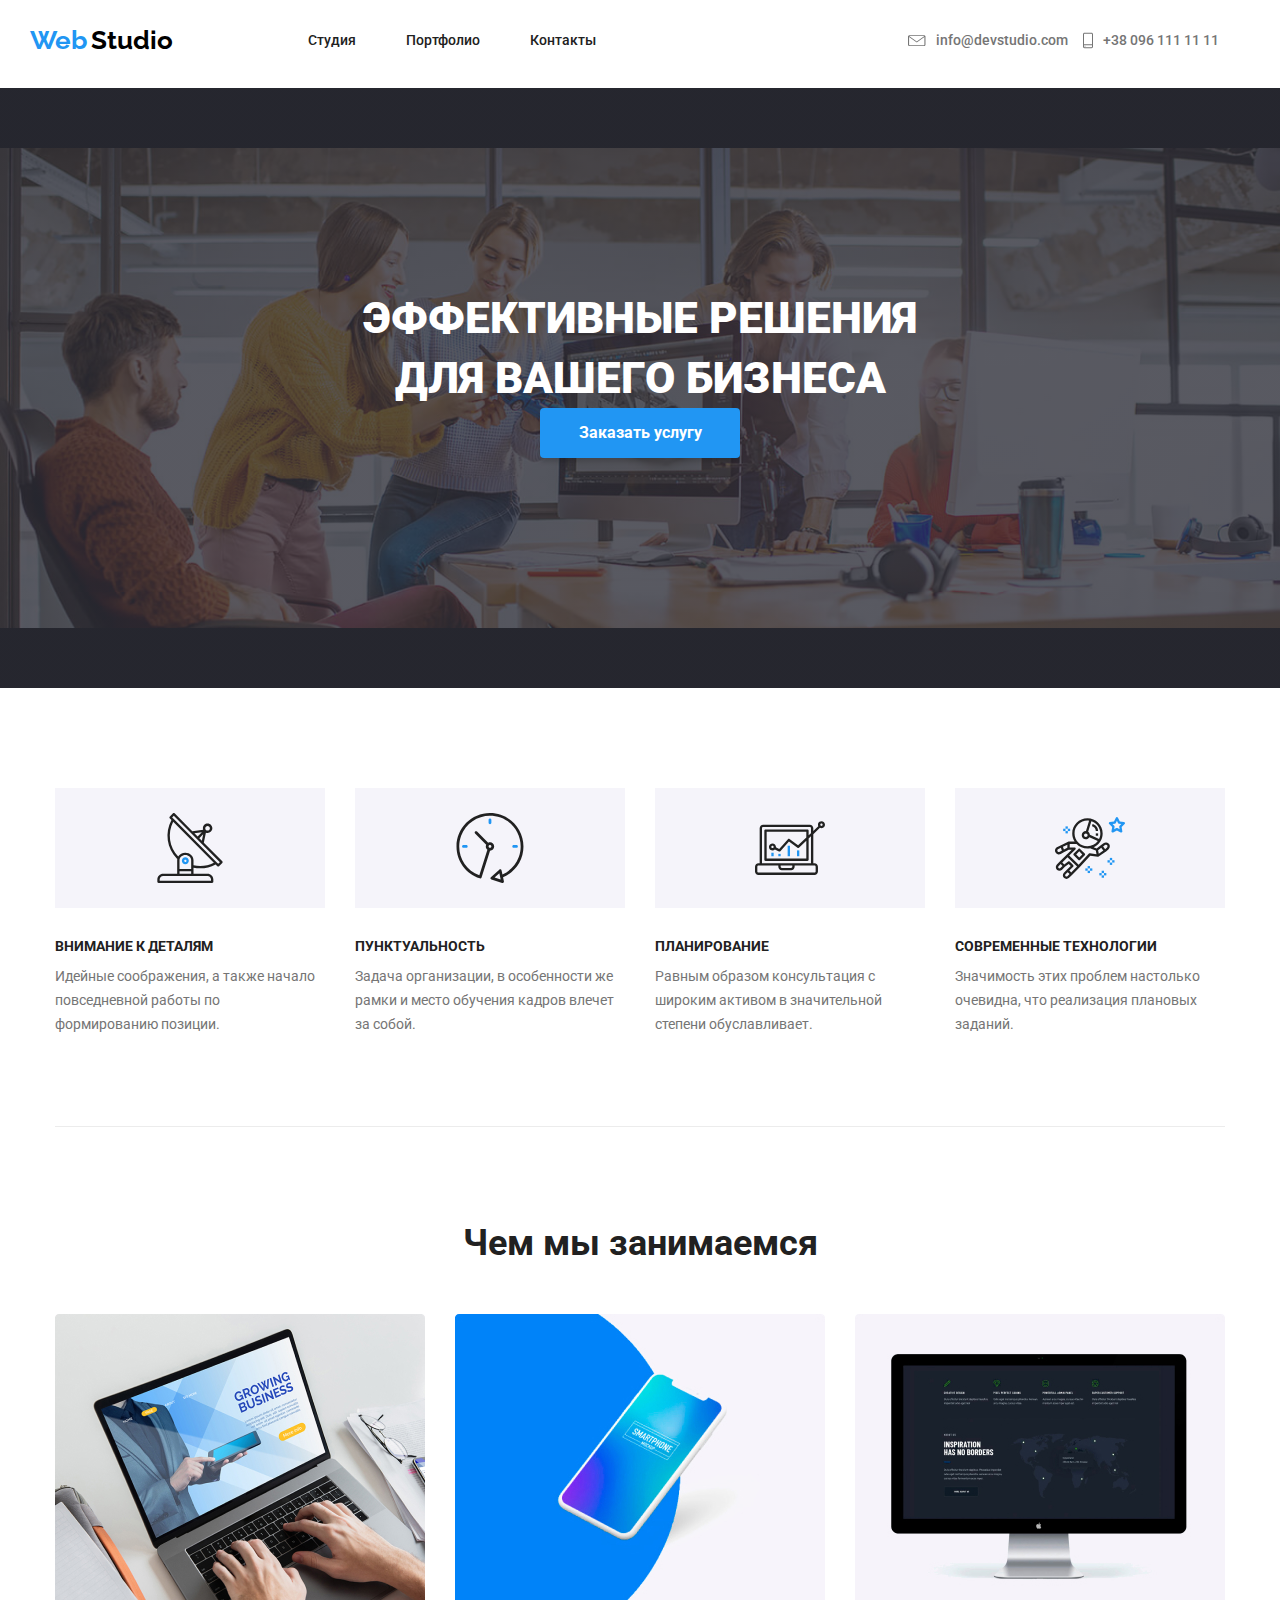
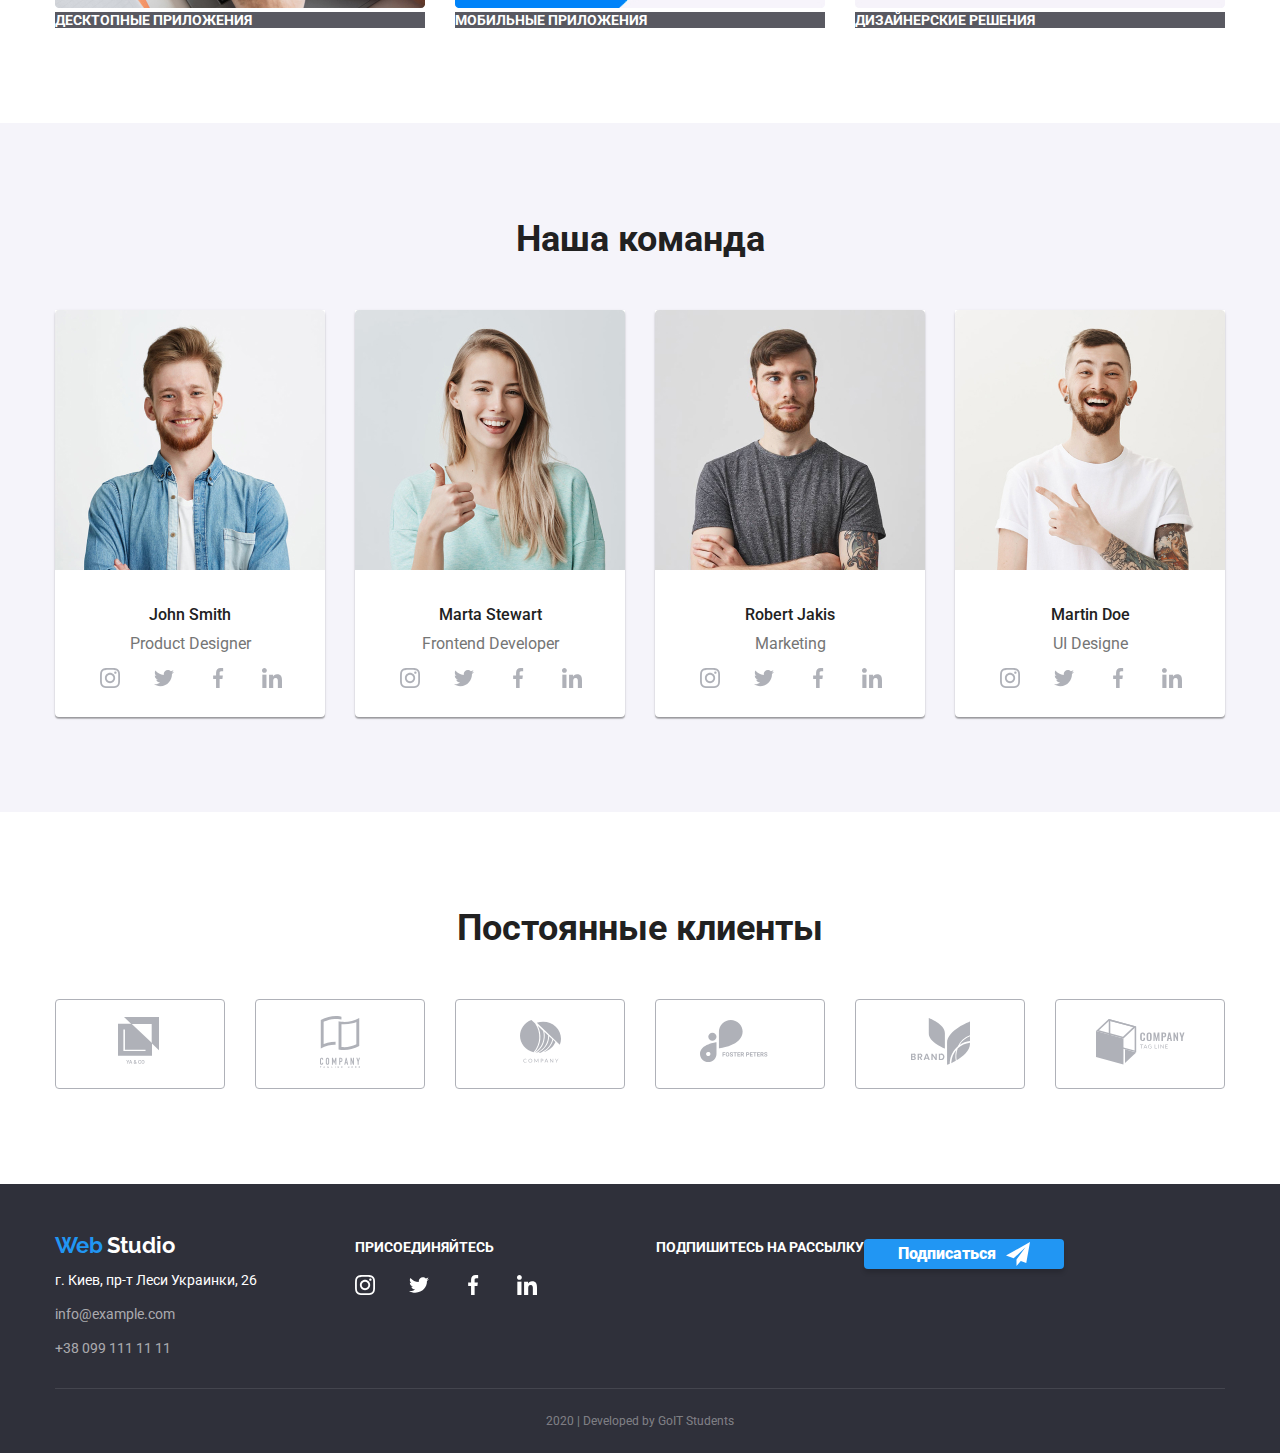
<file: index.html>
<!DOCTYPE html>
<html lang="en">
  <head>
    <meta charset="UTF-8" />
    <meta name="viewport" content="width=device-width, initial-scale=1.0" />
    <link
      href="https://fonts.googleapis.com/css2?family=Raleway:wght@700&family=Roboto:wght@400;500;700;900&display=swap"
      rel="stylesheet"
    />
    <link rel="stylesheet" href="css/style.css" />
    <link rel="stylesheet" href="css/normalize.css" />
    <title>Web Studio</title>
  </head>
  <body>
    <!--LOgo and top navigation-->
    <header>
      <section class="header-section">
        <h2 class="invisible-item">Web studio</h2>
        <div class="header-container">
          <div class="section-nav-container">
            <div class="logo-container">
              <a class="logo-item" href="/"
                ><span class="color-web">Web</span>
                <span class="color-studio">Studio</span></a
              >
            </div>
            <nav>
              <div class="nav-container">
                <div class="nav-container-item">
                  <ul class="nav-list">
                    <li class="nav-item"><a href="index.html">Студия</a></li>
                    <li class="nav-item">
                      <a href="portfolio.html">Портфолио</a>
                    </li>
                    <li class="nav-item"><a href="#">Контакты</a></li>
                  </ul>
                </div>
                <div class="adress-item-container">
                  <ul class="adress-list">
                    <li class="adress-item">
                      <img
                        class="number-item"
                        src="images/envelope.svg"
                        alt="ticket"
                      />
                      <div class="number-site-container">
                        <a class="number-site" href="mailto:info@devstudio.com"
                          >info@devstudio.com</a
                        >
                      </div>
                    </li>
                    <li class="adress-item">
                      <img
                        class="number-item"
                        src="images/smartphone.svg"
                        alt="telephone"
                      />
                      <div class="number-site-container">
                        <a class="number-site" href="tel:+380961111111"
                          >+38 096 111 11 11</a
                        >
                      </div>
                    </li>
                  </ul>
                </div>
              </div>
            </nav>
          </div>
        </div>
      </section>
    </header>
    <main>
      <!---Banner-->
      <section class="banner">
        <h2 class="invisible-item">Баннер</h2>
        <div class="banner-container">
          <div class="banner-hero-icon">
            <div class="banner-item-container">
              <h1 class="banner-title">
                эффективные решения<br />
                для вашего бизнеса
              </h1>
              <div class="banner-item">
                <form>
                  <button class="banner-button">Заказать услугу</button>
                </form>
              </div>
            </div>
          </div>
        </div>
      </section>
      <!---Advantages image-->
      <section class="advantages-section">
        <h2 class="invisible-item">Преимущества</h2>
        <div class="advantages-container">
          <ul class="advantages-list">
            <li class="advantages-item icon-antena">
              <h3 class="advantages-title">Внимание к деталям</h3>
              <p>
                Идейные соображения, а также начало повседневной работы по
                формированию позиции.
              </p>
            </li>
            <li class="advantages-item icon-clock">
              <h3 class="advantages-title">Пунктуальность</h3>
              <p>
                Задача организации, в особенности же рамки и место обучения
                кадров влечет за собой.
              </p>
            </li>
            <li class="advantages-item icon-diagram">
              <h3 class="advantages-title">Планирование</h3>
              <p>
                Равным образом консультация с широким активом в значительной
                степени обуславливает.
              </p>
            </li>
            <li class="advantages-item icon-astronaut">
              <h3 class="advantages-title">Современные технологии</h3>
              <p>
                Значимость этих проблем настолько очевидна, что реализация
                плановых заданий.
              </p>
            </li>
          </ul>
        </div>
      </section>
      <!--Portfolio-->
      <section class="portfolio main-section">
        <h2 class="section-title">Чем мы занимаемся</h2>
        <div class="portfolio-container">
          <ul class="portfolio-list">
            <li class="portfolio-item">
              <img src="images/img.jpg" alt="notepad" />
              <h3>Десктопные приложения</h3>
            </li>
            <li class="portfolio-item">
              <img src="images/box.jpg" alt="mobile image" />
              <h3>Мобильные приложения</h3>
            </li>
            <li class="portfolio-item">
              <img src="images/img_2.jpg" alt="" />
              <h3>Дизайнерские решения</h3>
            </li>
          </ul>
        </div>
      </section>
      <!--Team container-->
      <div class="team-container">
        <section class="team main-section">
          <h2 class="section-title">Наша команда</h2>
          <ul class="team-list">
            <li class="team-item">
              <img
                class="photo-item"
                src="images/john_smith.jpg"
                alt="Product Designer photo"
              />
              <p class="name-item">John Smith</p>
              <p class="specialty">Product Designer</p>
              <ul class="team-social-network-list">
                <li class="team-social-network-item">
                  <a href=""
                    ><img src="images/instagram.svg" alt="instagram logo"
                  /></a>
                </li>
                <li class="team-social-network-item">
                  <a href="">
                    <img src="images/twitter_1.svg" alt="twiter logo" />
                  </a>
                </li>
                <li class="team-social-network-item">
                  <a href="">
                    <img src="images/facebook_1.svg" alt="facebook logo" />
                  </a>
                </li>
                <li class="team-social-network-item last-item">
                  <a href="">
                    <img src="images/linkedin_1.svg" alt="ell logo" />
                  </a>
                </li>
              </ul>
            </li>
            <li class="team-item">
              <img
                class="photo-item"
                src="images/marta_stewart.jpg"
                alt="Frontend Developer photo"
              />
              <p class="name-item">Marta Stewart</p>
              <p class="specialty">Frontend Developer</p>
              <ul class="team-social-network-list">
                <li class="team-social-network-item">
                  <a href=""
                    ><img src="images/instagram.svg" alt="instagram logo"
                  /></a>
                </li>
                <li class="team-social-network-item">
                  <a href="">
                    <img src="images/twitter_1.svg" alt="twiter logo" />
                  </a>
                </li>
                <li class="team-social-network-item">
                  <a href="">
                    <img src="images/facebook_1.svg" alt="facebook logo" />
                  </a>
                </li>
                <li class="team-social-network-item last-item">
                  <a href="">
                    <img src="images/linkedin_1.svg" alt="ell logo" />
                  </a>
                </li>
              </ul>
            </li>
            <li class="team-item">
              <img
                class="photo-item"
                src="images/robert_jakis.jpg"
                alt="Marketing photo"
              />
              <p class="name-item">Robert Jakis</p>
              <p class="specialty">Marketing</p>
              <ul class="team-social-network-list">
                <li class="team-social-network-item">
                  <a href=""
                    ><img src="images/instagram.svg" alt="instagram logo"
                  /></a>
                </li>
                <li class="team-social-network-item">
                  <a href="">
                    <img src="images/twitter_1.svg" alt="twiter logo" />
                  </a>
                </li>
                <li class="team-social-network-item">
                  <a href="">
                    <img src="images/facebook_1.svg" alt="facebook logo" />
                  </a>
                </li>
                <li class="team-social-network-item last-item">
                  <a href="">
                    <img src="images/linkedin_1.svg" alt="ell logo" />
                  </a>
                </li>
              </ul>
            </li>
            <li class="team-item">
              <img
                class="photo-item"
                src="images/martin_doe.jpg"
                alt="UI Designer photo"
              />
              <p class="name-item">Martin Doe</p>
              <p class="specialty">UI Designe</p>
              <ul class="team-social-network-list">
                <li class="team-social-network-item">
                  <a href=""
                    ><img src="images/instagram.svg" alt="instagram logo"
                  /></a>
                </li>
                <li class="team-social-network-item">
                  <a href="">
                    <img src="images/twitter_1.svg" alt="twiter logo" />
                  </a>
                </li>
                <li class="team-social-network-item">
                  <a href="">
                    <img src="images/facebook_1.svg" alt="facebook logo" />
                  </a>
                </li>
                <li class="team-social-network-item last-item">
                  <a href="">
                    <img src="images/linkedin_1.svg" alt="ell logo" />
                  </a>
                </li>
              </ul>
            </li>
          </ul>
        </section>
      </div>
      <!--Customer-->
      <section class="customer main-section">
        <h2 class="invisible-item">Партнеры</h2>
        <div class="customer-container">
          <h2 class="section-title">Постоянные клиенты</h2>
          <ul class="customer-list">
            <li class="customer-item">
              <a href=""><img src="images/logo_1.svg" alt="company 1" /></a>
            </li>
            <li class="customer-item">
              <a href=""><img src="images/logo_2.svg" alt="company 2" /></a>
            </li>
            <li class="customer-item">
              <a href=""><img src="images/logo_3.svg" alt="company 3" /></a>
            </li>
            <li class="customer-item">
              <a href=""><img src="images/logo_4.svg" alt="company 4" /></a>
            </li>
            <li class="customer-item">
              <a href=""><img src="images/logo_5.svg" alt="company 5" /></a>
            </li>
            <li class="customer-item">
              <a href=""><img src="images/logo_6.svg" alt="company 6" /></a>
            </li>
          </ul>
        </div>
      </section>
      <!--Bottom container, logo , adress and social network-->
      <div class="adress-container">
        <div class="logo-adress-bot-container">
          <section>
            <h2 class="invisible-item">Адрес</h2>
            <div class="logo-adress-container">
              <a class="logo-item" href="/"
                ><span class="color-web-bot">Web</span>
                <span class="color-studio-white">Studio</span></a
              >
              <address>
                <ul class="adress-list-bottom">
                  <li class="adress-item-bottom">
                    <p>г. Киев, пр-т Леси Украинки, 26</p>
                  </li>
                  <li class="adress-item-bottom">
                    <a class="adress-site-number" href="#">info@example.com</a>
                  </li>
                  <li class="adress-item-bottom">
                    <a class="adress-site-number" href="tel:+"
                      >+38 099 111 11 11</a
                    >
                  </li>
                </ul>
              </address>
            </div>
          </section>
          <section class="social-network">
            <h2 class="invisible-item">Социальные сети</h2>
            <div class="social-network-container">
              <p>присоединяйтесь</p>
              <ul class="social-network-list-studio">
                <li class="social-item-bottom right-line">
                  <a href="">
                    <img src="images/instagram_2.svg" alt="instagram logo" />
                  </a>
                </li>
                <li class="social-item-bottom right-line">
                  <a href=""
                    ><img src="images/twitter_2.svg" alt="twiter logo"
                  /></a>
                </li>
                <li class="social-item-bottom right-line">
                  <a href="">
                    <img src="images/facebook_2.svg" alt="facebook logo" />
                  </a>
                </li>
                <li class="social-item-bottom right-line">
                  <a href=""><img src="images/linkedin_2.svg" alt="" /></a>
                </li>
              </ul>
            </div>
          </section>
          <section class="mailing">
            <div class="mailing-container">
              <h2 class="invisible-item">Рассылка</h2>
              <p>Подпишитесь на рассылку</p>
              <div class="mailing-site">
                <a class="send-mail" href="">Подписаться</a>
              </div>
            </div>
          </section>
        </div>
      </div>
    </main>
    <footer>
      <p>2020 | Developed by GoIT Students</p>
    </footer>
  </body>
</html>
</file>
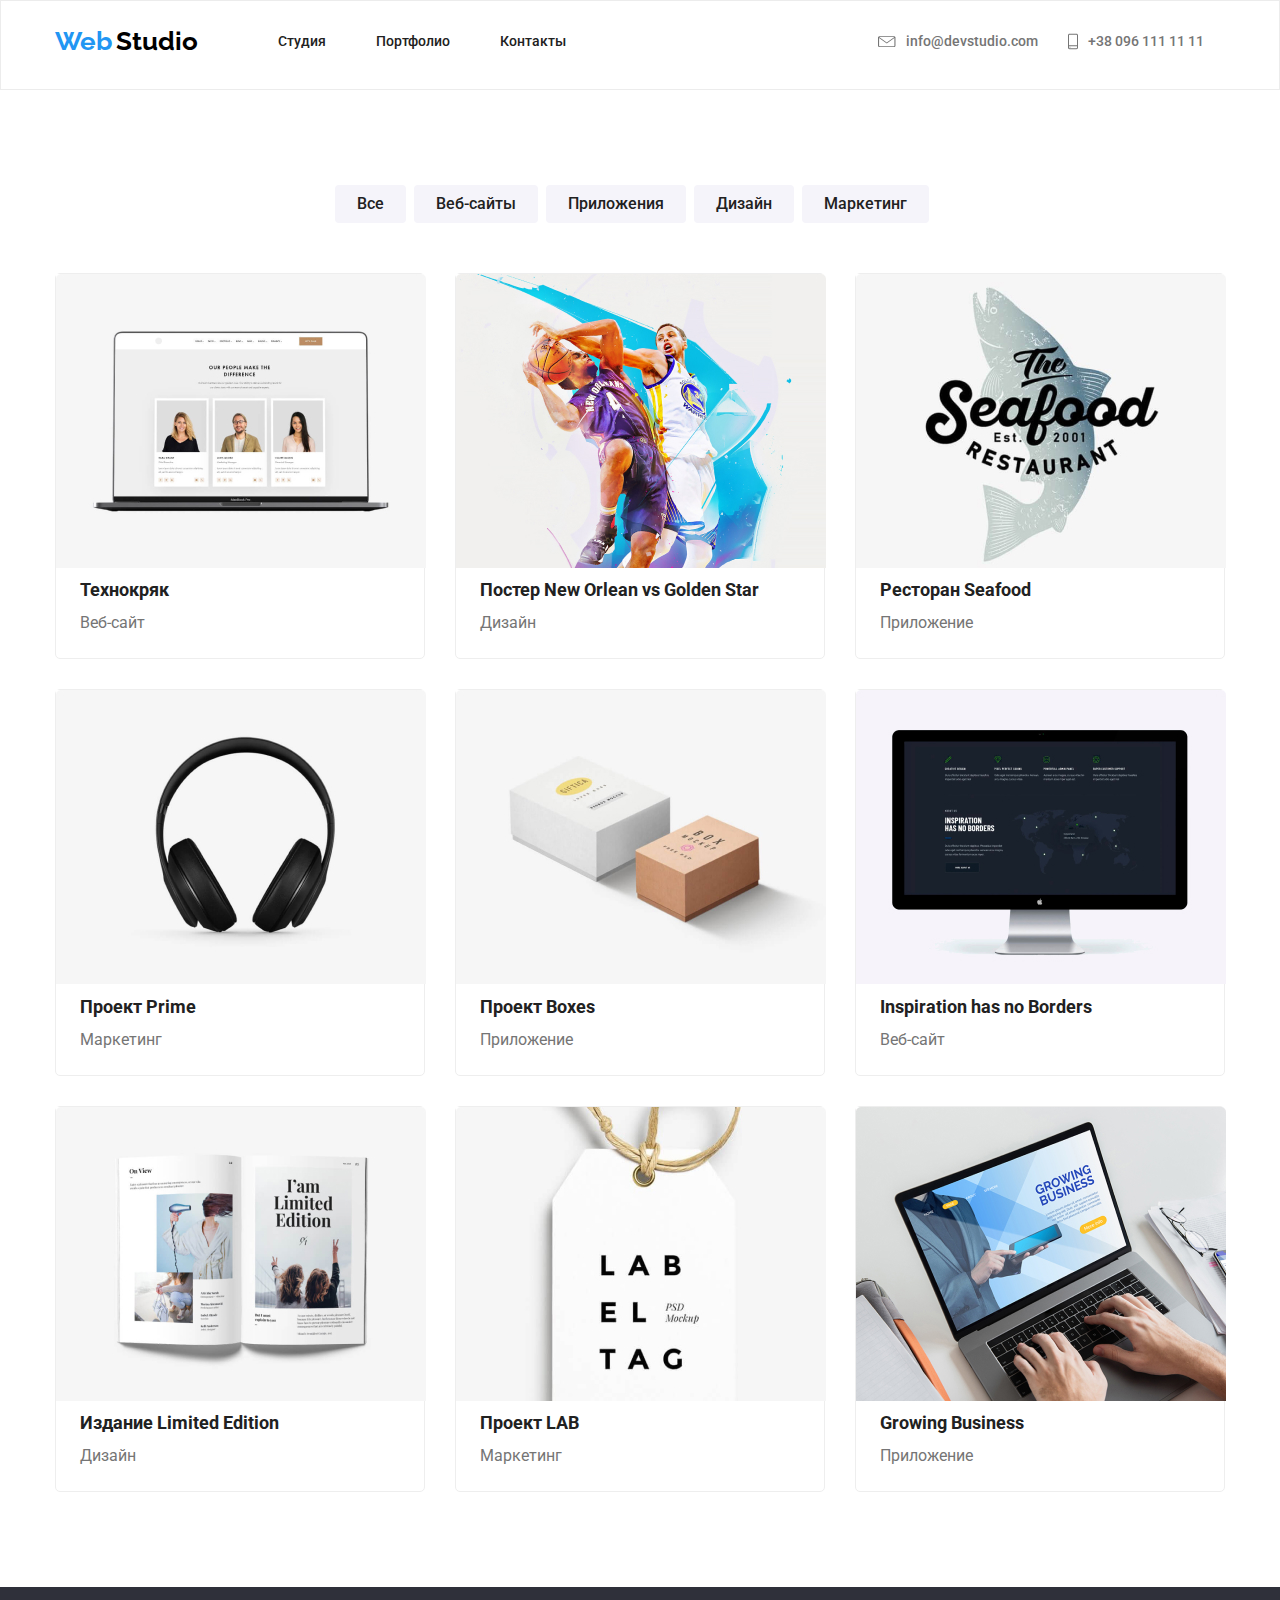
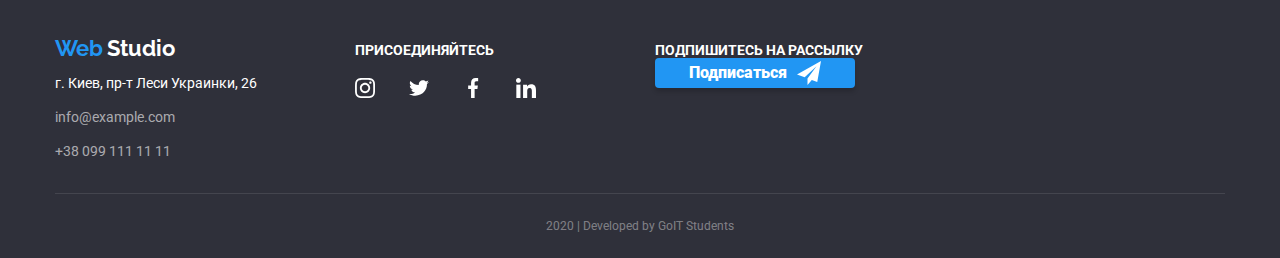
<file: portfolio.html>
<!DOCTYPE html>
<html lang="en">
  <head>
    <meta charset="UTF-8" />
    <meta name="viewport" content="width=device-width, initial-scale=1.0" />
    <title>Portfolio</title>
    <link
      rel="stylesheet"
      href="https://fonts.googleapis.com/css2?family=Raleway:wght@700&family=Roboto:wght@400;500;700;900&display=swap"
    />
    <link rel="stylesheet" href="css/normalize.css" />
    <link rel="stylesheet" href="css/portfolio.css" />
  </head>
  <body>
    <header>
      <div class="header-container">
        <section class="header-section">
          <h2 class="invisible-item">Web studio</h2>
          <div class="section-nav-container">
            <div class="logo-container">
              <a class="logo-item" href="/"
                ><span class="color-web">Web</span>
                <span class="color-studio">Studio</span></a
              >
            </div>
            <nav>
              <div class="nav-container">
                <div class="nav-container-item">
                  <ul class="nav-list">
                    <li class="nav-item"><a href="index.html">Студия</a></li>
                    <li class="nav-item">
                      <a href="portfolio.html">Портфолио</a>
                    </li>
                    <li class="nav-item"><a href="#">Контакты</a></li>
                  </ul>
                </div>
                <div class="adress-item-container">
                  <ul class="adress-list">
                    <li class="adress-item">
                      <img src="images/envelope.svg" alt="ticket" />
                      <div class="number-site-container">
                        <a class="number-site" href="mailto:info@devstudio.com"
                          >info@devstudio.com</a
                        >
                      </div>
                    </li>
                    <li class="adress-item">
                      <img src="images/smartphone.svg" alt="telephone" />
                      <div class="number-site-container">
                        <a class="number-site" href="tel:+380961111111"
                          >+38 096 111 11 11</a
                        >
                      </div>
                    </li>
                  </ul>
                </div>
              </div>
            </nav>
          </div>
        </section>
      </div>
    </header>
    <main>
      <section class="navigation-section">
        <h2 class="invisible-item">Навигация</h2>
        <div class="navigation-container">
          <ul class="navigtion-list">
            <li class="navigation-item item-position"><a href="">Все</a></li>
            <li class="navigation-item item-position">
              <a href="">Веб-сайты</a>
            </li>
            <li class="navigation-item item-position">
              <a href="">Приложения</a>
            </li>
            <li class="navigation-item item-position"><a href="">Дизайн</a></li>
            <li class="navigation-item item-position">
              <a href="">Маркетинг</a>
            </li>
          </ul>
        </div>
      </section>
      <div class="main-item-container">
        <ul class="main-list">
          <li class="main-item">
            <img src="images/tehno.jpg" alt="" />
            <div class="signature">
              <p class="top-signature">Технокряк</p>
              <p class="bot-signature">Веб-сайт</p>
            </div>
          </li>
          <li class="main-item">
            <img src="images/basketball.jpg" alt="" />
            <div class="signature">
              <p class="top-signature">Постер New Orlean vs Golden Star</p>
              <p class="bot-signature">Дизайн</p>
            </div>
          </li>
          <li class="main-item">
            <img src="images/restaurant.jpg" alt="" />
            <div class="signature">
              <p class="top-signature">Ресторан Seafood</p>
              <p class="bot-signature">Приложение</p>
            </div>
          </li>
          <li class="main-item">
            <img src="images/market.jpg" alt="" />
            <div class="signature">
              <p class="top-signature">Проект Prime</p>
              <p class="bot-signature">Маркетинг</p>
            </div>
          </li>
          <li class="main-item">
            <img src="images/attachment.jpg" alt="" />
            <div class="signature">
              <p class="top-signature">Проект Boxes</p>
              <p class="bot-signature">Приложение</p>
            </div>
          </li>
          <li class="main-item">
            <img src="images/web.jpg" alt="" />
            <div class="signature">
              <p class="top-signature">Inspiration has no Borders</p>
              <p class="bot-signature">Веб-сайт</p>
            </div>
          </li>
          <li class="main-item">
            <img src="images/design.jpg" alt="" />
            <div class="signature">
              <p class="top-signature">Издание Limited Edition</p>
              <p class="bot-signature">Дизайн</p>
            </div>
          </li>
          <li class="main-item">
            <img src="images/lab.jpg" alt="" />
            <div class="signature">
              <p class="top-signature">Проект LAB</p>
              <p class="bot-signature">Маркетинг</p>
            </div>
          </li>
          <li class="main-item">
            <img src="images/image.jpg" alt="" />
            <div class="signature">
              <p class="top-signature">Growing Business</p>
              <p class="bot-signature">Приложение</p>
            </div>
          </li>
        </ul>
      </div>
      <div class="adress-container">
        <section class="adress">
          <h2 class="invisible-item">Адрес</h2>
          <div class="logo-adress-bot-container">
            <a class="logo-item" href="/"
              ><span class="color-web-bot">Web</span>
              <span class="color-studio-white">Studio</span></a
            >
            <address>
              <ul class="adress-list-bottom">
                <li class="adress-item-bottom">
                  <p>г. Киев, пр-т Леси Украинки, 26</p>
                </li>
                <li class="adress-item-bottom">
                  <a class="adress-site-number" href="#">info@example.com</a>
                </li>
                <li class="adress-item-bottom">
                  <a class="adress-site-number" href="tel:+"
                    >+38 099 111 11 11</a
                  >
                </li>
              </ul>
            </address>
          </div>
          <div class="social-network-container">
            <section class="social-network">
              <h2 class="invisible-item">Социальные сети</h2>
              <p>присоединяйтесь</p>
              <ul class="social-network-list-studio">
                <li class="social-item-bottom right-line">
                  <a href="">
                    <img src="images/instagram_2.svg" alt="instagram logo" />
                  </a>
                </li>
                <li class="social-item-bottom right-line">
                  <a href=""
                    ><img src="images/twitter_2.svg" alt="twiter logo"
                  /></a>
                </li>
                <li class="social-item-bottom right-line">
                  <a href="">
                    <img src="images/facebook_2.svg" alt="facebook logo" />
                  </a>
                </li>
                <li class="social-item-bottom right-line">
                  <a href=""><img src="images/linkedin_2.svg" alt="" /></a>
                </li>
              </ul>
            </section>
          </div>
          <div class="mailing-container">
            <section class="mailing">
              <h2 class="invisible-item">Рассылка</h2>
              <p>Подпишитесь на рассылку</p>
              <div class="mailing-site">
                <a class="send-mail" href="">Подписаться</a>
              </div>
            </section>
          </div>
        </section>
      </div>
    </main>
    <footer>
      <p>2020 | Developed by GoIT Students</p>
    </footer>
  </body>
</html>
</file>
<file: css/style.css>
* {
  margin: 0;
  padding: 0;
  box-sizing: border-box;
}
:root {
  --footer-color: #2f303a;
  --title-mailing: #2196f3;
}
li {
  list-style-type: none;
}
.invisible-item {
  display: none;
}
.section-title {
  margin-bottom: 50px;
}
.main-section {
  padding-top: 95px;
}
.header-container {
  width: 100%;
}
.section-nav-container {
  width: 1220px;
  margin: auto;
  display: flex;
  align-items: center;
}
.header-section {
  padding-top: 25px;
  padding-bottom: 32px;
}
.logo-item {
  text-decoration: none;
}
.color-web {
  font-family: "Raleway";
  font-style: normal;
  font-weight: bold;
  font-size: 26px;
  line-height: 31px;
  color: var(--title-mailing);
}
.color-studio {
  font-family: "Raleway";
  font-style: normal;
  font-weight: bold;
  font-size: 26px;
  line-height: 31px;
  color: #000000;
}
nav a {
  font-family: "roboto";
  text-decoration: none;
  font-style: normal;
  font-weight: 500;
  font-size: 14px;
  line-height: 16px;
  color: #212121;
}
.nav-container {
  display: flex;
}
.nav-container-item {
  width: 295px;
  margin-left: 135px;
}
.nav-list {
  display: flex;
}
.nav-item:not(:last-child) {
  margin-right: 50px;
}
.adress-list {
  display: flex;
  width: 330px;
  margin-left: 305px;
}
.adress-item {
  display: inline-flex;
  justify-content: center;
}
.adress-item:not(:last-child) {
  margin-right: 15px;
}
.number-site-container {
  margin-left: 10px;
}
.number-site {
  color: #757575;
}
.banner-container {
  width: 100%;
}
.banner-hero-icon {
  max-width: 1600px;
  height: 600px;
  background-color: #000000;
  background-image: linear-gradient(
      to right,
      rgba(47, 48, 58, 0.8),
      rgba(47, 48, 58, 0.8)
    ),
    url(../images/Header_img.jpg);
  background-position: center;
  background-size: contain;
  background-repeat: no-repeat;
  text-align: center;
  margin: auto;
}

.banner-title {
  margin: 0;
  padding-top: 200px;
  font-family: "roboto";
  font-style: normal;
  font-weight: 900;
  font-size: 44px;
  line-height: 60px;
  text-transform: uppercase;
  color: #ffffff;
}
.banner-button {
  font-family: "roboto";
  text-decoration: none;
  font-style: normal;
  font-weight: bold;
  font-size: 16px;
  line-height: 30px;
  width: 200px;
  padding-top: 10px;
  padding-bottom: 10px;
  border: none;
  box-shadow: 0px 4px 4px rgba(0, 0, 0, 0.15);
  border-radius: 4px;
  background-color: var(--title-mailing);
  color: #ffffff;
}
.advantages-container {
  width: 100%;
}
.advantages-section {
  padding-top: 100px;
}
.advantages-list {
  width: 1170px;
  margin: auto;
  display: flex;
  border-bottom: 1px solid #ececec;
}
.advantages-item {
  width: 270px;
}
.advantages-item::before {
  content: "";
  height: 120px;
  display: block;
  background-color: #f5f4fa;
  background-position: center;
  background-repeat: no-repeat;
  margin-bottom: 30px;
}
.icon-antena::before {
  background-image: url(../images/antenna_1.svg);
}
.icon-clock::before {
  background-image: url(../images/clock_1.svg);
}
.icon-diagram::before {
  background-image: url(../images/diagram_1.svg);
}
.icon-astronaut::before {
  background-image: url(../images/astronaut_1.svg);
}
.advantages-item:not(:last-child) {
  margin-right: 30px;
}
.advantages-title {
  font-family: "roboto";
  text-transform: uppercase;
  font-style: normal;
  font-weight: bold;
  font-size: 14px;
  line-height: 16px;
  color: #212121;
  margin-bottom: 10px;
}
.advantages-item p {
  font-family: "roboto";
  font-style: normal;
  font-weight: normal;
  font-size: 14px;
  line-height: 24px;
  color: #757575;
  margin-bottom: 90px;
}
.portfolio-container {
  width: 100%;
}
.portfolio-list {
  width: 1170px;
  margin: auto;
  display: flex;
}
.portfolio-item {
  margin-bottom: 95px;
}
.portfolio-item:not(:last-child) {
  width: 370px;
  margin-right: 30px;
}
.portfolio h2 {
  text-align: center;
  font-family: "roboto";
  font-style: normal;
  font-weight: bold;
  font-size: 36px;
  line-height: 42px;
  color: #212121;
}
.portfolio h3 {
  font-family: "roboto";
  font-style: normal;
  font-weight: bold;
  font-size: 14px;
  line-height: 16px;
  text-transform: uppercase;
  color: #ffffff;
  background-color: rgba(47, 48, 58, 0.8);
}
.team-container {
  width: 100%;
  background-color: #f5f4fa;
}
.team-list {
  width: 1170px;
  margin: auto;
  display: flex;
}
.team-item {
  width: 270px;
  background-color: #ffffff;
  box-shadow: 0px 2px 1px rgba(0, 0, 0, 0.2), 0px 1px 1px rgba(0, 0, 0, 0.14),
    0px 1px 3px rgba(0, 0, 0, 0.12);
  border-radius: 4px;
  margin-bottom: 95px;
}
.team-item:not(:last-child) {
  margin-right: 30px;
}
.team-social-network-list {
  width: 205px;
  display: flex;
  margin: auto;
  margin-bottom: 25px;
}
.team-social-network-item:not(:last-child) {
  margin-right: 10px;
  padding: 0 12px 0 12px;
}
.last-item {
  padding: 0 12px 0 12px;
}
.photo-item {
  margin-bottom: 30px;
}
.team h2 {
  text-align: center;
  font-family: "roboto";
  font-style: normal;
  font-weight: bold;
  font-size: 36px;
  line-height: 42px;
  color: #212121;
}
.name-item {
  text-align: center;
  font-family: "roboto";
  font-style: normal;
  font-weight: 500;
  font-size: 16px;
  line-height: 19px;
  color: #212121;
  margin-bottom: 10px;
}
.specialty {
  text-align: center;
  font-family: "roboto";
  font-style: normal;
  font-weight: normal;
  font-size: 16px;
  line-height: 19px;
  color: #757575;
  margin-bottom: 15px;
}
.customer-container {
  width: 100%;
}
.customer-list {
  display: flex;
  width: 1170px;
  margin: auto;
}
.customer-item {
  width: 170px;
  height: 90px;
  border: 1px solid #afb1b8;
  border-radius: 4px;
  display: flex;
  margin-bottom: 95px;
  align-items: center;
  justify-content: center;
}
.customer-item:not(:last-child) {
  margin-right: 30px;
}
.customer h2 {
  text-align: center;
  font-family: "roboto";
  font-style: normal;
  font-weight: bold;
  font-size: 36px;
  line-height: 42px;
  color: #212121;
}
footer {
  background-color: var(--footer-color);
  display: flex;
  justify-content: center;
  padding-top: 20px;
  padding-bottom: 20px;
}
footer p {
  font-family: "roboto";
  font-style: normal;
  font-weight: normal;
  font-size: 12px;
  line-height: 24px;
  color: rgba(255, 255, 255, 0.4);
}
.adress-container {
  width: 100%;
  background-color: var(--footer-color);
}
.logo-adress-bot-container {
  background-color: var(--footer-color);
  width: 1170px;
  display: flex;
  margin: auto;
  border-bottom: 1px solid rgba(255, 255, 255, 0.1);
}
.logo-adress-container {
  margin-top: 48px;
  margin-bottom: 28px;
}
.adress-list-bottom {
  width: 230px;
  flex-direction: column;
  justify-content: center;
  margin-top: 10px;
}
.adress-item-bottom:not(:first-child) {
  margin-top: 10px;
}
.social-network-container {
  margin-left: 70px;
  margin-top: 55px;
}
.social-network-list-studio {
  display: flex;
  margin-top: 20px;
}
.social-item-bottom {
  width: 44px;
  height: 44px;
  justify-content: center;
}
.right-line:not(:last-child) {
  margin-right: 10px;
}
.mailing-container {
  width: 570px;
  display: flex;
  margin-left: 95px;
  margin-top: 55px;
}
.color-web-bot {
  font-family: "Raleway";
  font-style: normal;
  font-weight: bold;
  font-size: 22px;
  line-height: 26px;
  color: var(--title-mailing);
}
.color-studio-white {
  font-family: "Raleway";
  font-style: normal;
  font-weight: bold;
  font-size: 22px;
  line-height: 26px;
  color: #ffffff;
}
address p {
  font-family: "roboto";
  font-style: normal;
  font-weight: normal;
  font-size: 14px;
  line-height: 24px;
  color: #ffffff;
  margin: 0;
}
address a {
  font-family: "roboto";
  text-decoration: none;
  font-style: normal;
  font-weight: normal;
  font-size: 14px;
  line-height: 24px;
  color: rgba(255, 255, 255, 0.6);
}
.social-network p {
  font-family: "roboto";
  font-style: normal;
  font-weight: bold;
  font-size: 14px;
  line-height: 16px;
  text-transform: uppercase;
  color: #ffffff;
}
.mailing p {
  font-family: "roboto";
  font-style: normal;
  font-weight: bold;
  font-size: 14px;
  line-height: 16px;
  text-transform: uppercase;
  color: #ffffff;
}
.mailing-site {
  width: 200px;
  box-shadow: 0px 4px 4px rgba(0, 0, 0, 0.15);
  background-color: var(--title-mailing);
  border-radius: 4px;
  display: inline-flex;
  justify-content: center;
  align-items: center;
}
.mailing-site::after {
  width: 24px;
  height: 24px;
  background-image: url(../images/icon_send.svg);
  background-size: contain;
  content: "";
  margin-left: 10px;
}
.send-mail {
  font-family: "roboto";
  text-decoration: none;
  color: #ffffff;
  font-style: normal;
  font-weight: 900;
  font-size: 16px;
  line-height: 30px;
}
</file>
<file: css/portfolio.css>
* {
  margin: 0;
  padding: 0;
  box-sizing: border-box;
}

:root {
  --footer-color: #2f303a;
  --title-mailing: #2196f3;
}
li {
  list-style-type: none;
}
.invisible-item {
  display: none;
}
.header-container {
  width: 100%;
  border: 1px solid #ececec;
}
.header-section {
  padding-top: 25px;
  padding-bottom: 32px;
}
.section-nav-container {
  width: 1170px;
  margin: auto;
  display: flex;
  align-items: center;
}
.logo-item {
  text-decoration: none;
}
.nav-container {
  display: flex;
}
.nav-container-item {
  width: 295px;
  margin-left: 80px;
}
.nav-list {
  display: flex;
}
.nav-item:not(:last-child) {
  margin-right: 50px;
}
.adress-list {
  display: flex;
  margin-left: 305px;
}
.adress-item {
  display: flex;
  justify-content: center;
}
.adress-item:not(:last-child) {
  margin-right: 30px;
}
.color-web {
  font-family: "Raleway";
  font-style: normal;
  font-weight: bold;
  font-size: 26px;
  line-height: 31px;
  color: var(--title-mailing);
}
.color-studio {
  font-family: "Raleway";
  font-style: normal;
  font-weight: bold;
  font-size: 26px;
  line-height: 31px;
  color: #000000;
}
nav a {
  font-family: "roboto";
  text-decoration: none;
  font-style: normal;
  font-weight: 500;
  font-size: 14px;
  line-height: 16px;
  color: #212121;
}
.number-site-container {
  margin-left: 10px;
}
.number-site {
  color: #757575;
}
.navigation-section {
  padding-top: 95px;
}
.navigation-container {
  width: 610px;
  margin: auto;
}
.navigtion-list {
  display: flex;
}
.navigation-item {
  background-color: #f5f4fa;
  border-radius: 4px;
  padding: 6px 22px 6px 22px;
  margin-bottom: 50px;
}
.item-position:not(:last-child) {
  margin-right: 8px;
}
.main-item-container {
  width: 1200px;
  margin: auto;
  padding-left: 15px;
  padding-right: 15px;
}
.main-list {
  display: flex;
  flex-wrap: wrap;
  margin-bottom: 95px;
}
.main-item {
  width: 370px;
  border: 1px solid #eeeeee;
  border-radius: 5px;
  margin-right: 30px;
}
.signature {
  width: 320px;
  margin: auto;
  margin-bottom: 20px;
}
.main-item:nth-child(3n) {
  margin-right: 0;
}
.main-item:nth-child(n + 4) {
  margin-top: 30px;
}
.navigation-container a {
  font-family: "roboto";
  text-decoration: none;
  font-style: normal;
  font-weight: 500;
  font-size: 16px;
  line-height: 26px;
  color: #212121;
}
.top-signature {
  font-family: "roboto";
  font-style: normal;
  font-weight: 700;
  font-size: 18px;
  line-height: 36px;
  color: #212121;
}
.bot-signature {
  font-family: "roboto";
  font-style: normal;
  font-weight: normal;
  font-size: 16px;
  line-height: 30px;
  color: #757575;
}
.adress-container {
  width: 100%;
  background-color: var(--footer-color);
}
footer {
  background-color: var(--footer-color);
  display: flex;
  justify-content: center;
  padding-top: 20px;
  padding-bottom: 20px;
}
footer p {
  font-family: "roboto";
  font-style: normal;
  font-weight: 400;
  font-size: 12px;
  line-height: 24px;
  color: rgba(255, 255, 255, 0.4);
}
.adress-container {
  width: 100%;
  background-color: var(--footer-color);
}
.adress {
  background-color: var(--footer-color);
  width: 1170px;
  display: flex;
  margin: auto;
  border-bottom: 1px solid rgba(255, 255, 255, 0.1);
  padding-bottom: 30px;
}
.logo-adress-bot-container {
  margin-top: 48px;
}
.adress-list-bottom {
  width: 230px;
  flex-direction: column;
  justify-content: center;
  margin-top: 10px;
}
.adress-item-bottom:not(:first-child) {
  margin-top: 10px;
}
.social-network-container {
  width: 205px;
  margin: 55px 0 0 70px;
}
.social-network-list-studio {
  display: flex;
  margin-top: 20px;
}
.social-item-bottom {
  width: 44px;
  height: 44px;
  justify-content: center;
}
.right-line:not(:last-child) {
  margin-right: 10px;
}

.color-web-bot {
  font-family: "Raleway";
  font-style: normal;
  font-weight: bold;
  font-size: 22px;
  line-height: 26px;
  color: var(--title-mailing);
}
.mailing-site {
  width: 200px;
  box-shadow: 0px 4px 4px rgba(0, 0, 0, 0.15);
  background-color: var(--title-mailing);
  border-radius: 4px;
  display: flex;
  justify-content: center;
  align-items: center;
}
.mailing-container {
  width: 570px;
  display: flex;
  margin: 55px 0 0 95px;
}
.mailing-site::after {
  width: 24px;
  height: 24px;
  background-image: url(../images/icon_send.svg);
  background-size: contain;
  content: "";
  margin-left: 10px;
}

.color-studio-white {
  font-family: "Raleway";
  font-style: normal;
  font-weight: bold;
  font-size: 22px;
  line-height: 26px;
  color: #ffffff;
}
address p {
  font-family: "roboto";
  font-style: normal;
  font-weight: normal;
  font-size: 14px;
  line-height: 24px;
  color: #ffffff;
}
address a {
  font-family: "roboto";
  text-decoration: none;
  font-style: normal;
  font-weight: normal;
  font-size: 14px;
  line-height: 24px;
  color: rgba(255, 255, 255, 0.6);
}
.social-network p {
  font-family: "roboto";
  font-style: normal;
  font-weight: bold;
  font-size: 14px;
  line-height: 16px;
  text-transform: uppercase;
  color: #ffffff;
}
.mailing p {
  font-family: "roboto";
  font-style: normal;
  font-weight: 700;
  font-size: 14px;
  line-height: 16px;
  text-transform: uppercase;
  color: #ffffff;
}
.send-mail {
  font-family: "roboto";
  text-decoration: none;
  background-color: var(--title-mailing);
  color: #ffffff;
  font-style: 400;
  font-weight: 900;
  font-size: 16px;
  line-height: 30px;
}
</file>
